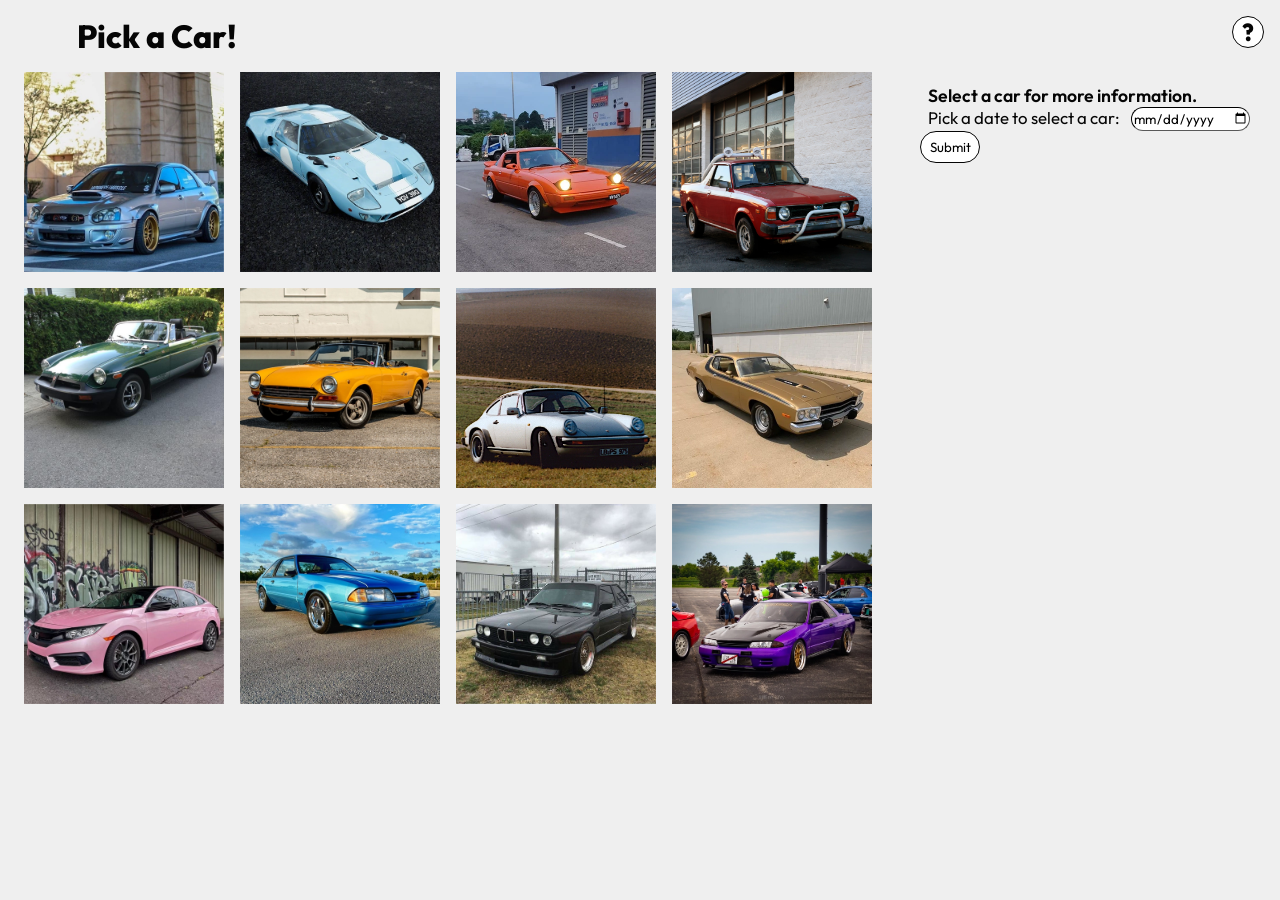
<file: index.html>
<!DOCTYPE html>
<html lang="en">
<head>
    <meta charset="UTF-8">
    <meta name="viewport" content="width=device-width, initial-scale=1.0">
    <link rel = "stylesheet" href = "css/styles.css" media = "screen">
    <title>Pick Your Car!</title>
</head>
<body>
    <div class = "heading">
        <h1 id = "pageHeading"> Pick a Car! </h1>
        <div class = "helpButton">
            <a href = "helpPage.html"> ? </a>
         </div>
    </div>
    <div class = "main">
        <div class = "grid">
                <button type = "button" class = "carButton" id = "Capricorn"> </button>
                <button type = "button" class = "carButton" id = "Aquarius"> </button>
                <button type = "button" class = "carButton" id = "Pisces"> </button>
                <button type = "button" class = "carButton" id = "Aries">  </button>
                <button type = "button" class = "carButton" id = "Taurus"> </button>
                <button type = "button" class = "carButton" id = "Gemini"> </button>
                <button type = "button" class = "carButton" id = "Cancer"> </button>
                <button type = "button" class = "carButton" id = "Leo"> </button>
                <button type = "button" class = "carButton" id = "Virgo"> </button>
                <button type = "button" class = "carButton" id = "Libra"> </button>
                <button type = "button" class = "carButton" id = "Scorpio"> </button>
                <button type = "button" class = "carButton" id = "Sagittarius"> </button>
        </div>
        <div class = "info_text">
            <h3 id = "carHeading"> Select a car for more information. </h3>
            <div class = input>
                <form>
                    <label for = "birthday" id = "label"> Pick a date to select a car: </label>
                    <input type = "date" id = "birthday" name = "birthday">
                    <button type = "submit" id = "submit"> Submit </button>
                </form> 
            </div>
            <div class = "carImage">
                <img id = "carImage" src = "images/bmw.webp" alt = "Bigger Image of Selected Car" hidden>
            </div>
             <p id = "infoText" hidden>  </p>
             <button type = "button" id = "exit" hidden> Exit </button>
        </div>
    </div>
<script src = "main.js"> </script>
</body>
</html>
</file>
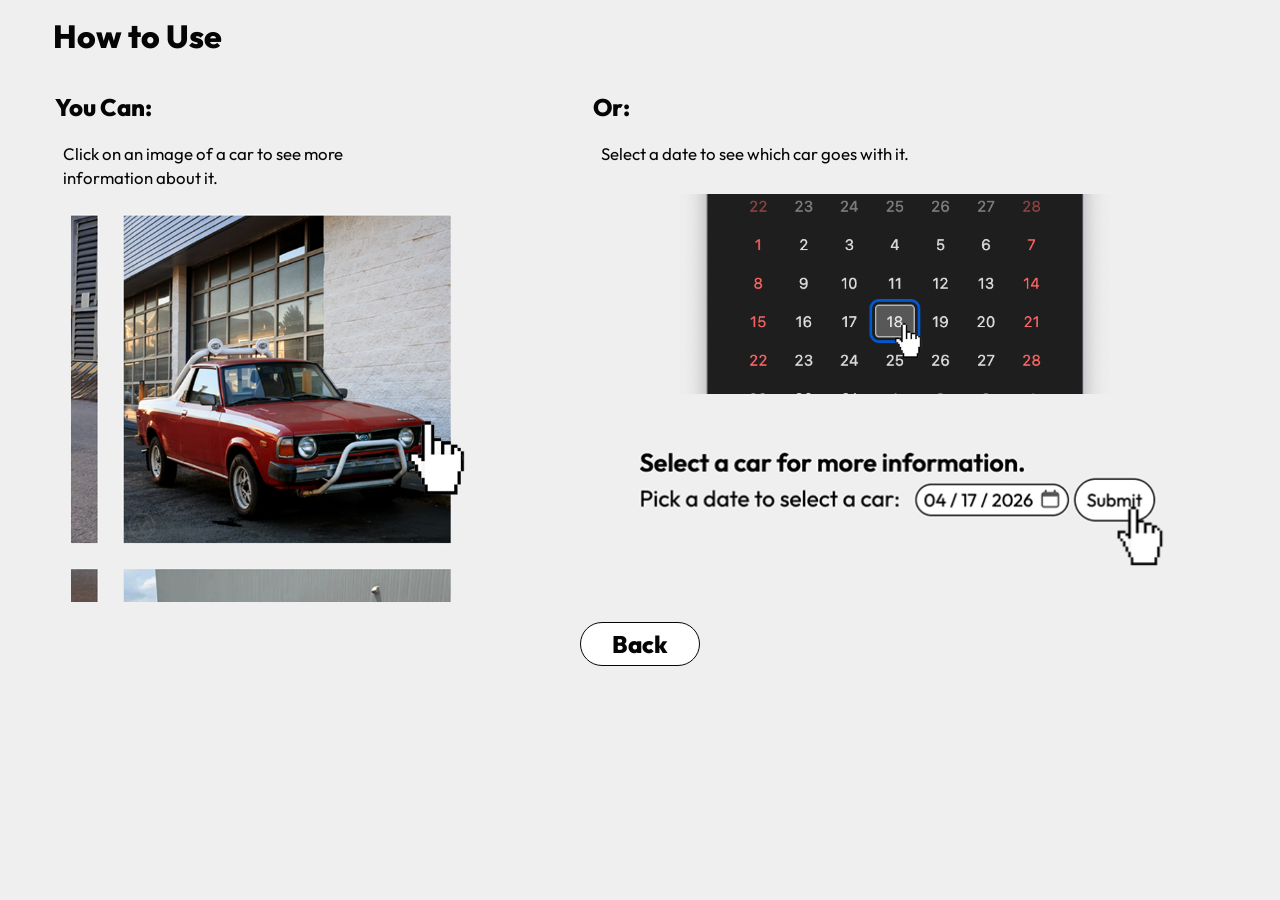
<file: helpPage.html>
<!DOCTYPE html>
<html lang="en">
<head>
    <meta charset="UTF-8">
    <meta name="viewport" content="width=device-width, initial-scale=1.0">
    <link rel = "stylesheet" href = "css/styles.css" media = "screen">
    <title>Help</title>
</head>
<body>
    <h1 id = "pageHeading"> How to Use </h1>
    <div class = "helpImages">
        <div class = "help1">
            <h2> You Can: </h2>
            <p> Click on an image of a car to see more information about it. </p>
            <img src = "images/helpPhoto1.png" alt = "Photo showing which buttons to click"/>
        </div>
        <div class = "help2">
            <h2> Or: </h2>
            <p> Select a date to see which car goes with it. </p>
            <div class = "help2Images">
                <img src = "images/helpPhoto2.png" alt = "Photo showing how to select a date"/>
                <img src = "images/helpPhoto3.png" alt = "Photo showing how to select a date from input"/>
            </div>
        </div>
    </div>
    <div class = "backButton">
        <a href = "index.html"> Back </a>
    </div>
</body>
</html>
</file>
<file: css/styles.css>
@font-face{
    font-family: 'Outfit';
    src: url(../fonts/Outfit.ttf);
    font-weight: 400 800;
    font-style: normal;
    font-display: swap;
}

*{
    box-sizing: border-box;
}

:root{
    --color-background: #EFEFEF;
    --color-text: #050505;
    --font-main: 'Outfit', Arial, sans-serif;
    --rhythm: 1.5rem; 
}

#Aquarius{
    background-image: url(../images/ford.webp);
    background-size: cover;
}

#Aries{
    background-image: url(../images/brat.webp);
    background-size: cover;
}

#Cancer{
    background-image: url(../images/porsche.webp);
    background-size: cover;
}

#Capricorn{
    background-image: url(../images/subaru.webp);
    background-size: cover;
}

#Gemini{
    background-image: url(../images/fiat.webp);
    background-size: cover;
}

#Leo{
    background-image: url(../images/roadrunner.webp);
    background-size: cover;
}

#Libra{
    background-image: url(../images/mustang.webp);
    background-size: cover;
}

#Pisces{
    background-image: url(../images/mazda.webp);
    background-size: cover;
}

#Sagittarius{
    background-image: url(../images/skyline.webp);
    background-size: cover;
}

#Scorpio{
    background-image: url(../images/bmw.webp);
    background-size: cover;
}

#Taurus{
    background-image: url(../images/mg.webp);
    background-size: cover;
}

#Virgo{
    background-image: url(../images/honda.webp);
    background-size: cover;
}

#exit {
    background-color: white;
    border: 1px solid var(--color-text);
    border-radius: 24px;
    height: 2rem;
    justify-content: center;
    align-items: center;
    position: absolute;
    width: 5rem;
}

#submit{
    background-color: white;
    border: 1px solid var(--color-text);
    border-radius: 24px;
    font-family: var(--font-main);
    height: 32px;
    padding: 6px;
    text-align: center;
    width: 60px;
}

#infoText{
    width: 400px;
}

.input{
    display: flex;
}

.backButton{
    align-items: center;
    background-color: white;
    border: 1px solid var(--color-text);
    border-radius:24px;
    display: flex;
    height: 44px;
    justify-content: center;
    margin: auto;
    width: 120px;
}

body{
    background-color: var(--color-background);
    margin: 0;
}

button{
    border-width: 0px;
    cursor: pointer;
    height: 200px;
    width: 200px;
}

a{
    color: var(--color-text);
    font-family: var(--font-main);
    font-weight: 800;
    font-size: var(--rhythm);
    text-decoration: none;
}

.carImage{
    display: flex;
    justify-content: center;
}

.grid{
    align-content:center;
    display: grid;
    gap: 1rem;
    grid-template-columns: repeat(4, minmax(200px, 200px));
    grid-template-rows: repeat(3, minmax(200px, 200px));
    justify-items: center;
    margin-right: 3rem;
}

h1{
    color: var(--color-text);
    font-family: var(--font-main);
    font-weight: 800;
    margin: 1rem;
    padding-left: 2.3rem;
}

h2{
    color: var(--color-text);
    font-family: var(--font-main);
    font-weight: 800;
}

h3{
    color: var(--color-text);
    display: flex;
    font-family: var(--font-main);
    font-weight: 600;
    font-size: 1.1rem;
    margin: .75rem .5rem 0;
}

.help1 img{
    height: 400px;
    margin-top: 0;
    width: 450px;
}

.help2 img{
    max-height: 200px;
    width: 600px;
}

.help2Images{
    display: flex;
    flex-direction: column;
    max-height: 400px;
}

.helpButton{
    align-items: center;
    background-color: white;
    border: 1px solid var(--color-text);
    border-radius: 24px;
    display: flex;
    height: 32px;
    justify-content: center;
    position: absolute;
    right: 1rem;
    top: 1rem;
    width: 32px;
}

.helpImages{
    display: flex;
    flex-direction: row;
    justify-content: space-evenly;
}

.heading{
    align-items: center;
    justify-content: left;
    display: flex;
    flex-direction: row;
    padding-left: var(--rhythm);
}

input{
    border-color: var(--color-text);
    border-radius: 12px;
    border-width: 1px;
    font-family: var(--font-main);
    height: 24px;
}

label{
    color: var(--color-text);
    font-family: var(--font-main);
    font-weight: 400; 
    font-size: 1.05rem;
    margin: .75rem .5rem 0; 
}

.main{
    display: flex;
    justify-content: center;
    margin: 0 var(--rhythm);
}

p{
    color: var(--color-text);
    font-family: var(--font-main);
    font-weight: 400; 
    font-size: 1.05rem;
    line-height: var(--rhythm);
    margin: 0 .5rem .75rem; 
    width: 20rem;
}

img{
    height: 300px;
    margin: 1rem;
    object-fit: cover;
    width: 300px;
}
</file>
